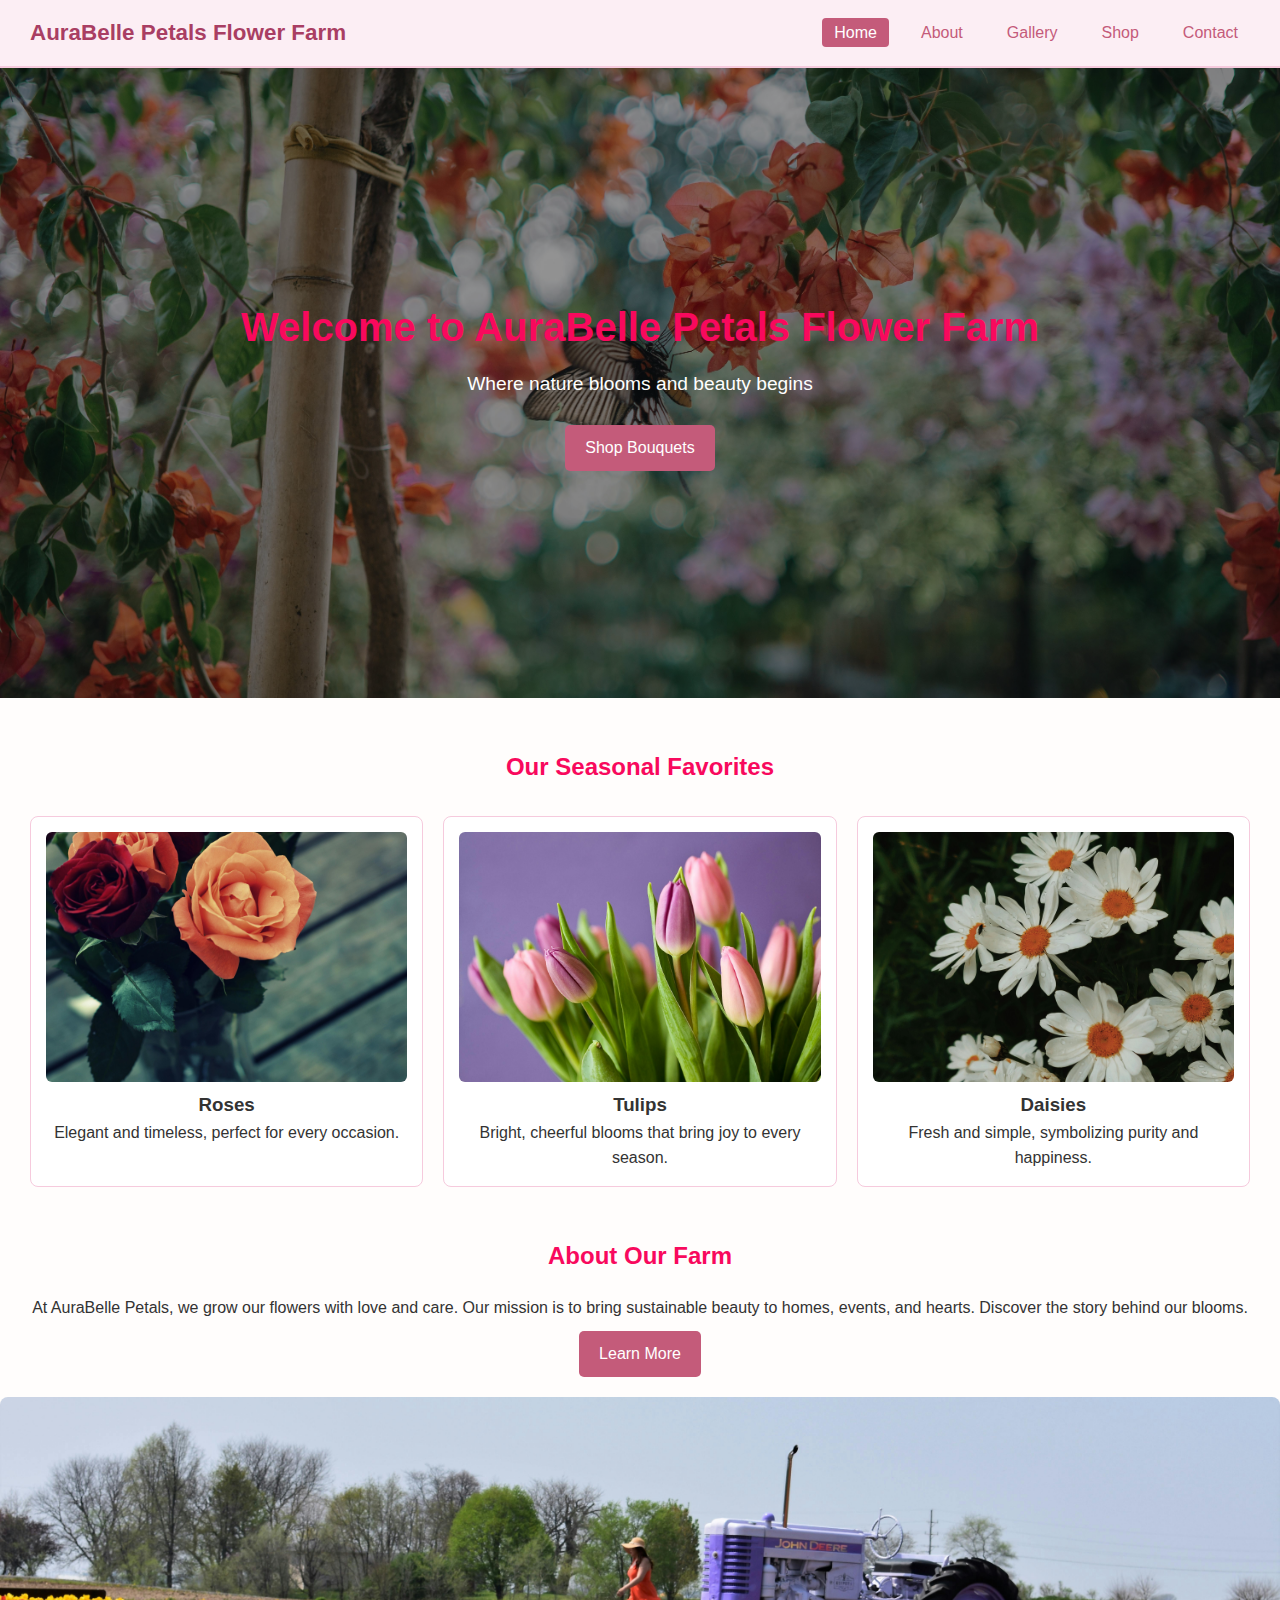
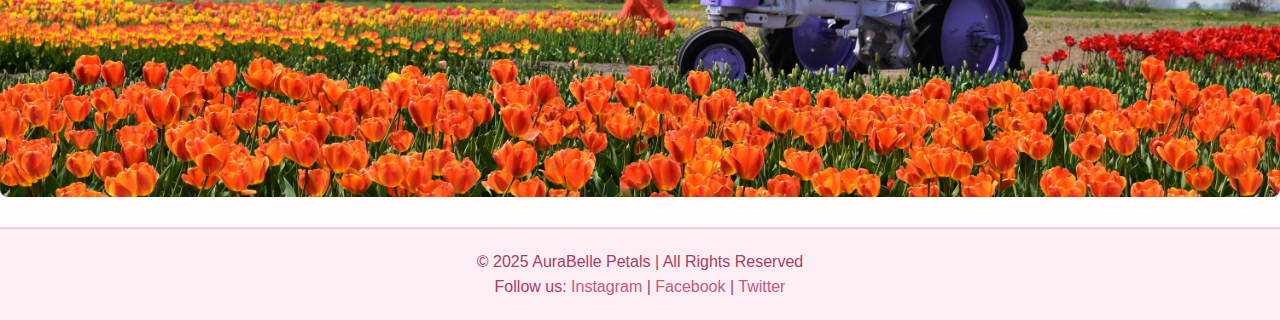
<file: index.html>
<!DOCTYPE html>
<html lang="en">
<head>
  <meta charset="UTF-8">
  <meta name="viewport" content="width=device-width, initial-scale=1.0">
  <title>AuraBelle Petals | Home</title>
  <link rel="stylesheet" href="css/styles.css">
</head>
<body>
  
  <header>
    <div class="logo">AuraBelle Petals Flower Farm</div>
    <nav>
      <ul>
        <li><a href="index.html" class="active">Home</a></li>
        <li><a href="about.html">About</a></li>
        <li><a href="gallery.html">Gallery</a></li>
        <li><a href="shop.html">Shop</a></li>
        <li><a href="contact.html">Contact</a></li>
      </ul>
    </nav>
  </header>

  <section class="hero">
    <div class="hero-text">
      <h1>Welcome to AuraBelle Petals Flower Farm</h1>
      <p>Where nature blooms and beauty begins</p>
      <a href="shop.html" class="btn">Shop Bouquets</a>
    </div>
  </section>

  <section class="featured">
    <h2>Our Seasonal Favorites</h2>
    <div class="flower-grid">
      <div class="flower-card">
        <img src="assets/images/roses.jpg" alt="Roses">
        <h3>Roses</h3>
        <p>Elegant and timeless, perfect for every occasion.</p>
      </div>
      <div class="flower-card">
        <img src="assets/images/tulips.jpg" alt="Tulips">
        <h3>Tulips</h3>
        <p>Bright, cheerful blooms that bring joy to every season.</p>
      </div>
      <div class="flower-card">
        <img src="assets/images/daisies.jpg" alt="Daisies">
        <h3>Daisies</h3>
        <p>Fresh and simple, symbolizing purity and happiness.</p>
      </div>
    </div>
  </section>

  <section class="about-preview">
    <div class="about-text">
      <h2>About Our Farm</h2>
      <p>
        At AuraBelle Petals, we grow our flowers with love and care. 
        Our mission is to bring sustainable beauty to homes, events, and hearts. 
        Discover the story behind our blooms.
      </p>
      <a href="about.html" class="btn">Learn More</a>
    </div>
    <div class="about-img">
      <img src="assets/images/farm.jpg" alt="Flower Farm">
    </div>
  </section>

  <footer>
    <p>&copy; 2025 AuraBelle Petals | All Rights Reserved</p>
    <p>
      Follow us: 
      <a href="#">Instagram</a> | 
      <a href="#">Facebook</a> | 
      <a href="#">Twitter</a>
    </p>
  </footer>
  <script src="js/script.js"></script>
</body>
</html>
</file>
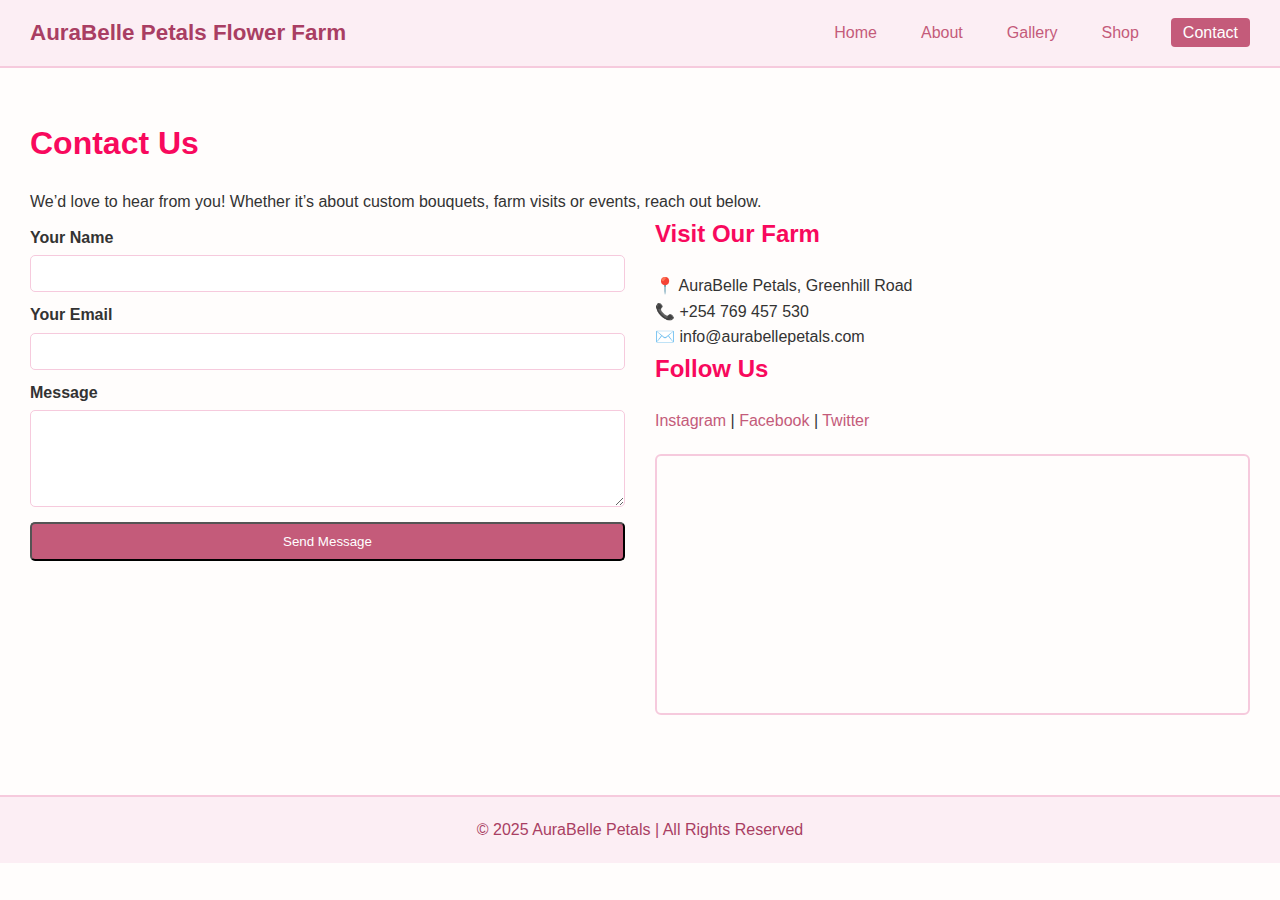
<file: contact.html>
<!DOCTYPE html>
<html lang="en">
<head>
  <meta charset="UTF-8">
  <meta name="viewport" content="width=device-width, initial-scale=1.0">
  <title>AuraBelle Petals | Contact</title>
  <link rel="stylesheet" href="css/styles.css">
 
</head>
<body>
  <!-- Header -->
  <header>
    <div class="logo">AuraBelle Petals Flower Farm</div>
    <nav>
      <ul>
        <li><a href="index.html">Home</a></li>
        <li><a href="about.html">About</a></li>
        <li><a href="gallery.html">Gallery</a></li>
        <li><a href="shop.html">Shop</a></li>
        <li><a href="contact.html" class="active">Contact</a></li>
      </ul>
    </nav>
  </header>

  <!-- Contact Section -->
  <section class="contact">
    <h1>Contact Us</h1>
    <p>We’d love to hear from you! Whether it’s about custom bouquets, farm visits or events, reach out below.</p>

    <div class="contact-container">
      <!-- Contact Form -->
      <div class="contact-form">
        <form id="contactForm">
          <label for="name">Your Name</label>
          <input type="text" id="name" name="name" required>

          <label for="email">Your Email</label>
          <input type="email" id="email" name="email" required>

          <label for="message">Message</label>
          <textarea id="message" name="message" rows="5" required></textarea>

          <button type="submit" class="btn">Send Message</button>
        </form>
        <p id="formMessage" class="form-message"></p>
      </div>

      <!-- Contact Info -->
      <div class="contact-info">
        <h2>Visit Our Farm</h2>
        <p>📍 AuraBelle Petals, Greenhill Road</p>
        <p>📞 +254 769 457 530</p>
        <p>✉️ info@aurabellepetals.com</p>

        <h2>Follow Us</h2>
        <p>
          <a href="#">Instagram</a> | 
          <a href="#">Facebook</a> | 
          <a href="#">Twitter</a>
        </p>

        <!-- Map Placeholder -->
        <div class="map">
          <iframe 
            src="https://www.google.com/maps/embed?pb=!1m18!1m12!1m3!1d3976.876052682794!2d37.000000!3d-1.000000!2m3!1f0!2f0!3f0!3m2!1i1024!2i768!4f13.1!3m3!1m2!1s0x0%3A0x0!2zMcKwMDAnMDAuMCJTIDM3wrAwMCcwMC4wIkU!5e0!3m2!1sen!2ske!4v0000000000000" 
            width="100%" height="250" style="border:0;" allowfullscreen="" loading="lazy">
          </iframe>
        </div>
      </div>
    </div>
  </section>

  <!-- Footer -->
  <footer>
    <p>&copy; 2025 AuraBelle Petals | All Rights Reserved</p>
  </footer>
    <script src="js/script.js"></script>
</body>
</html>
</file>
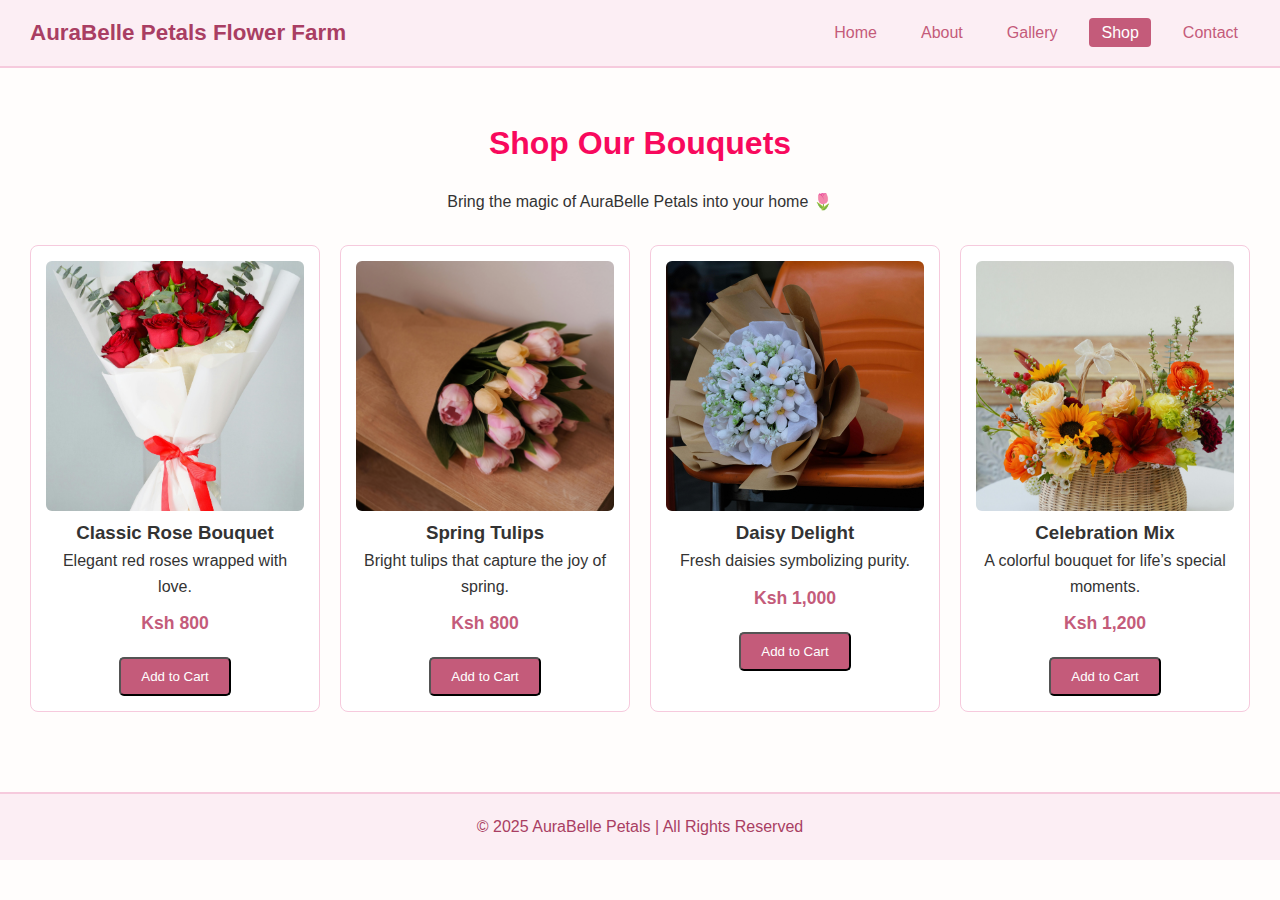
<file: shop.html>
<!DOCTYPE html>
<html lang="en">
<head>
  <meta charset="UTF-8">
  <meta name="viewport" content="width=device-width, initial-scale=1.0">
  <title>AuraBelle Petals | Shop</title>
  <link rel="stylesheet" href="css/styles.css">
</head>
<body>
  <!-- Header -->
  <header>
    <div class="logo">AuraBelle Petals Flower Farm</div>
    <nav>
      <ul>
        <li><a href="index.html">Home</a></li>
        <li><a href="about.html">About</a></li>
        <li><a href="gallery.html">Gallery</a></li>
        <li><a href="shop.html" class="active">Shop</a></li>
        <li><a href="contact.html">Contact</a></li>
      </ul>
    </nav>
  </header>

  <!-- Shop Section -->
  <section class="shop">
    <h1>Shop Our Bouquets</h1>
    <p>Bring the magic of AuraBelle Petals into your home 🌷</p>

    <div class="shop-grid">
      <!-- Product 1 -->
      <div class="product-card">
        <img src="assets/images/rose_bouquet.jpg" alt="Rose Bouquet">
        <h3>Classic Rose Bouquet</h3>
        <p>Elegant red roses wrapped with love.</p>
        <span class="price">Ksh 800</span>
        <button class="btn add-to-cart">Add to Cart</button>
      </div>

      <!-- Product 2 -->
      <div class="product-card">
        <img src="assets/images/tulips_bouquet.jpg" alt="Tulip Bouquet">
        <h3>Spring Tulips</h3>
        <p>Bright tulips that capture the joy of spring.</p>
        <span class="price">Ksh 800</span>
        <button class="btn add-to-cart">Add to Cart</button>
      </div>

      <!-- Product 3 -->
      <div class="product-card">
        <img src="assets/images/daisies_bouquet.jpg" alt="Daisy Bouquet">
        <h3>Daisy Delight</h3>
        <p>Fresh daisies symbolizing purity.</p>
        <span class="price">Ksh 1,000</span>
        <button class="btn add-to-cart">Add to Cart</button>
      </div>

      <!-- Product 4 -->
      <div class="product-card">
        <img src="assets/images/mixed_bouquet2.jpg" alt="Mixed Bouquet">
        <h3>Celebration Mix</h3>
        <p>A colorful bouquet for life’s special moments.</p>
        <span class="price">Ksh 1,200</span>
        <button class="btn add-to-cart">Add to Cart</button>
      </div>
    </div>
  </section>

  <!-- Footer -->
  <footer>
    <p>&copy; 2025 AuraBelle Petals | All Rights Reserved</p>
  </footer>
  <script src="js/script.js"></script>
</body>
</html>
</file>
<file: css/styles.css>
/* General Reset */
* {
  margin: 0;
  padding: 0;
  box-sizing: border-box;
}

body {
  font-family: "Poppins", sans-serif;
  line-height: 1.6;
  background: #fffdfc;
  color: #333;
}

/* Links & Buttons */
a {
  text-decoration: none;
  color: #c45b7a;
}

a:hover {
  color: #a93e63;
}

.btn {
  display: inline-block;
  background: #c45b7a;
  color: #fff;
  padding: 10px 20px;
  margin-top: 10px;
  border-radius: 5px;
  transition: background 0.3s ease;
}

.btn:hover {
  background: #f88db2;
}

/* Header & Navigation */
header {
  display: flex;
  justify-content: space-between;
  align-items: center;
  padding: 15px 30px;
  background: #fceef4;
  border-bottom: 2px solid #f6cadd;
  position: sticky;
  top: 0;
  z-index: 1000;
}

header .logo {
  font-size: 1.4rem;
  font-weight: bold;
  color: #a93e63;
}

nav ul {
  list-style: none;
  display: flex;
  gap: 20px;
}

nav ul li a {
  font-weight: 500;
  padding: 6px 12px;
  border-radius: 4px;
  transition: background 0.3s;
}

nav ul li a.active,
nav ul li a:hover {
  background: #c45b7a;
  color: #fff;
}

/* Hero Section */
.hero {
  background: url('../assets/images/background3.jpg') no-repeat center center/cover;
  height: 70vh;
  display: flex;
  justify-content: center;
  align-items: center;
  color: #fff;
  text-align: center;
  position: relative;
}

.hero::after {
  content: "";
  position: absolute;
  top: 0; left: 0; right: 0; bottom: 0;
  background: rgba(0, 0, 0, 0.4);
}

.hero-text {
  position: relative;
  z-index: 1;
}

.hero h1 {
  font-size: 2.5rem;
  margin-bottom: 10px;
}

.hero p {
  font-size: 1.2rem;
  margin-bottom: 15px;
}

/* Featured Flowers / Shop / Gallery */
.featured, 
.shop, 
.gallery {
  padding: 50px 30px;
  text-align: center;
}

h1, h2 {
  margin-bottom: 20px;
  color: #f8095d;
}

.flower-grid, 
.shop-grid, 
.gallery-grid {
  display: grid;
  grid-template-columns: repeat(auto-fit, minmax(250px, 1fr));
  gap: 20px;
  margin-top: 30px;
}

.flower-card, 
.product-card, 
.gallery-item {
  background: #fff;
  border: 1px solid #f6cadd;
  border-radius: 8px;
  padding: 15px;
  transition: transform 0.3s;
}

.flower-card:hover,
.product-card:hover,
.gallery-item:hover {
  transform: scale(1.03);
}

.about-img img {
  width: 100%;          /* span full width */
  height: 400px;        /* fixed height for banner look */
  object-fit: cover;    /* crops neatly, no squishing */
  border-radius: 0;     /* remove rounded edges for banner effect */
  display: block;
  margin-top: 20px;     /* spacing above image */
}



.flower-card img,
.product-card img,
.gallery-item img {
  width: 100%;
  height: 250px;       /* fixed height for uniformity */
  object-fit: cover;   /* keeps aspect ratio and crops nicely */
  border-radius: 6px;
}

/* Shop prices */
.price {
  display: block;
  font-size: 1.1rem;
  margin: 10px 0;
  font-weight: bold;
  color: #c45b7a;
}

/* About Page */
.about {
  padding: 50px 30px;
  text-align: center;
}

.about-container {
  display: flex;
  flex-wrap: wrap;
  gap: 30px;
  align-items: center;
}

.about-img {
  flex: 1;
}

.about-img img {
  width: 100%;
  border-radius: 8px;
}

.about-text {
  flex: 2;
  text-align: center;
}

/* Optional Values Section */
.values-grid {
  display: grid;
  grid-template-columns: repeat(auto-fit, minmax(200px, 1fr));
  gap: 20px;
  margin-top: 20px;
}

.value-card {
  padding: 20px;
  background: #fceef4;
  border-radius: 8px;
  text-align: center;
}

.values {
    text-align: center;
}

/* Contact Page*/
.contact {
  padding: 50px 30px;
}

.contact-container {
  display: flex;
  flex-wrap: wrap;
  gap: 30px;
}

.contact-form, .contact-info {
  flex: 1;
  min-width: 300px;
}

.contact-form form {
  display: flex;
  flex-direction: column;
}

.contact-form label {
  margin: 10px 0 5px;
  font-weight: bold;
}

.contact-form input,
.contact-form textarea {
  padding: 10px;
  border: 1px solid #f6cadd;
  border-radius: 5px;
}

.contact-form button {
  margin-top: 15px;
}

.form-message {
  margin-top: 10px;
  font-weight: bold;
  color: #c45b7a;
}

.map {
  margin-top: 20px;
  border: 2px solid #f6cadd;
  border-radius: 6px;
  overflow: hidden;
}

/* Footer*/
footer {
  text-align: center;
  background: #fceef4;
  padding: 20px;
  border-top: 2px solid #f6cadd;
  margin-top: 30px;
  color: #a93e63;
}

/* Responsive Design*/
@media (max-width: 768px) {
  nav ul {
    flex-direction: column;
    gap: 10px;
  }

  .about-container,
  .contact-container {
    flex-direction: column;
  }

  .hero h1 {
    font-size: 2rem;
  }
}
/* === FORM MESSAGE STYLES === */
.form-message {
  margin-top: 10px;
  font-size: 14px;
  font-weight: bold;
}

/* === NAV TOGGLE BUTTON FOR MOBILE === */
.nav-toggle {
  display: none; /* hidden on desktop */
  font-size: 24px;
  background: none;
  border: none;
  cursor: pointer;
  color: #333;
  margin-right: 10px;
}

/* Show nav toggle only on small screens */
@media (max-width: 768px) {
  nav ul {
    display: none; /* hide menu by default */
    flex-direction: column;
    gap: 10px;
    background: #f8f8f8;
    padding: 15px;
    position: absolute;
    top: 60px;
    right: 10px;
    width: 200px;
    border-radius: 6px;
    box-shadow: 0 2px 6px rgba(0, 0, 0, 0.15);
  }

  nav ul.show-nav {
    display: flex; /* show when toggled */
  }

  .nav-toggle {
    display: block; /* visible on mobile */
  }
}
/* === LIGHTBOX STYLES === */
#lightbox {
  position: fixed;
  top: 0;
  left: 0;
  width: 100%;
  height: 100%;
  background: rgba(0, 0, 0, 0.8);
  display: none; /* hidden by default */
  justify-content: center;
  align-items: center;
  z-index: 2000;
}

#lightbox.active {
  display: flex; /* show when active */
}

#lightbox img {
  max-width: 90%;
  max-height: 80%;
  border-radius: 8px;
  box-shadow: 0 4px 12px rgba(0, 0, 0, 0.5);
}

#lightbox:after {
  content: "✖";
  position: absolute;
  top: 20px;
  right: 30px;
  font-size: 28px;
  color: #fff;
  cursor: pointer;
}
</file>
